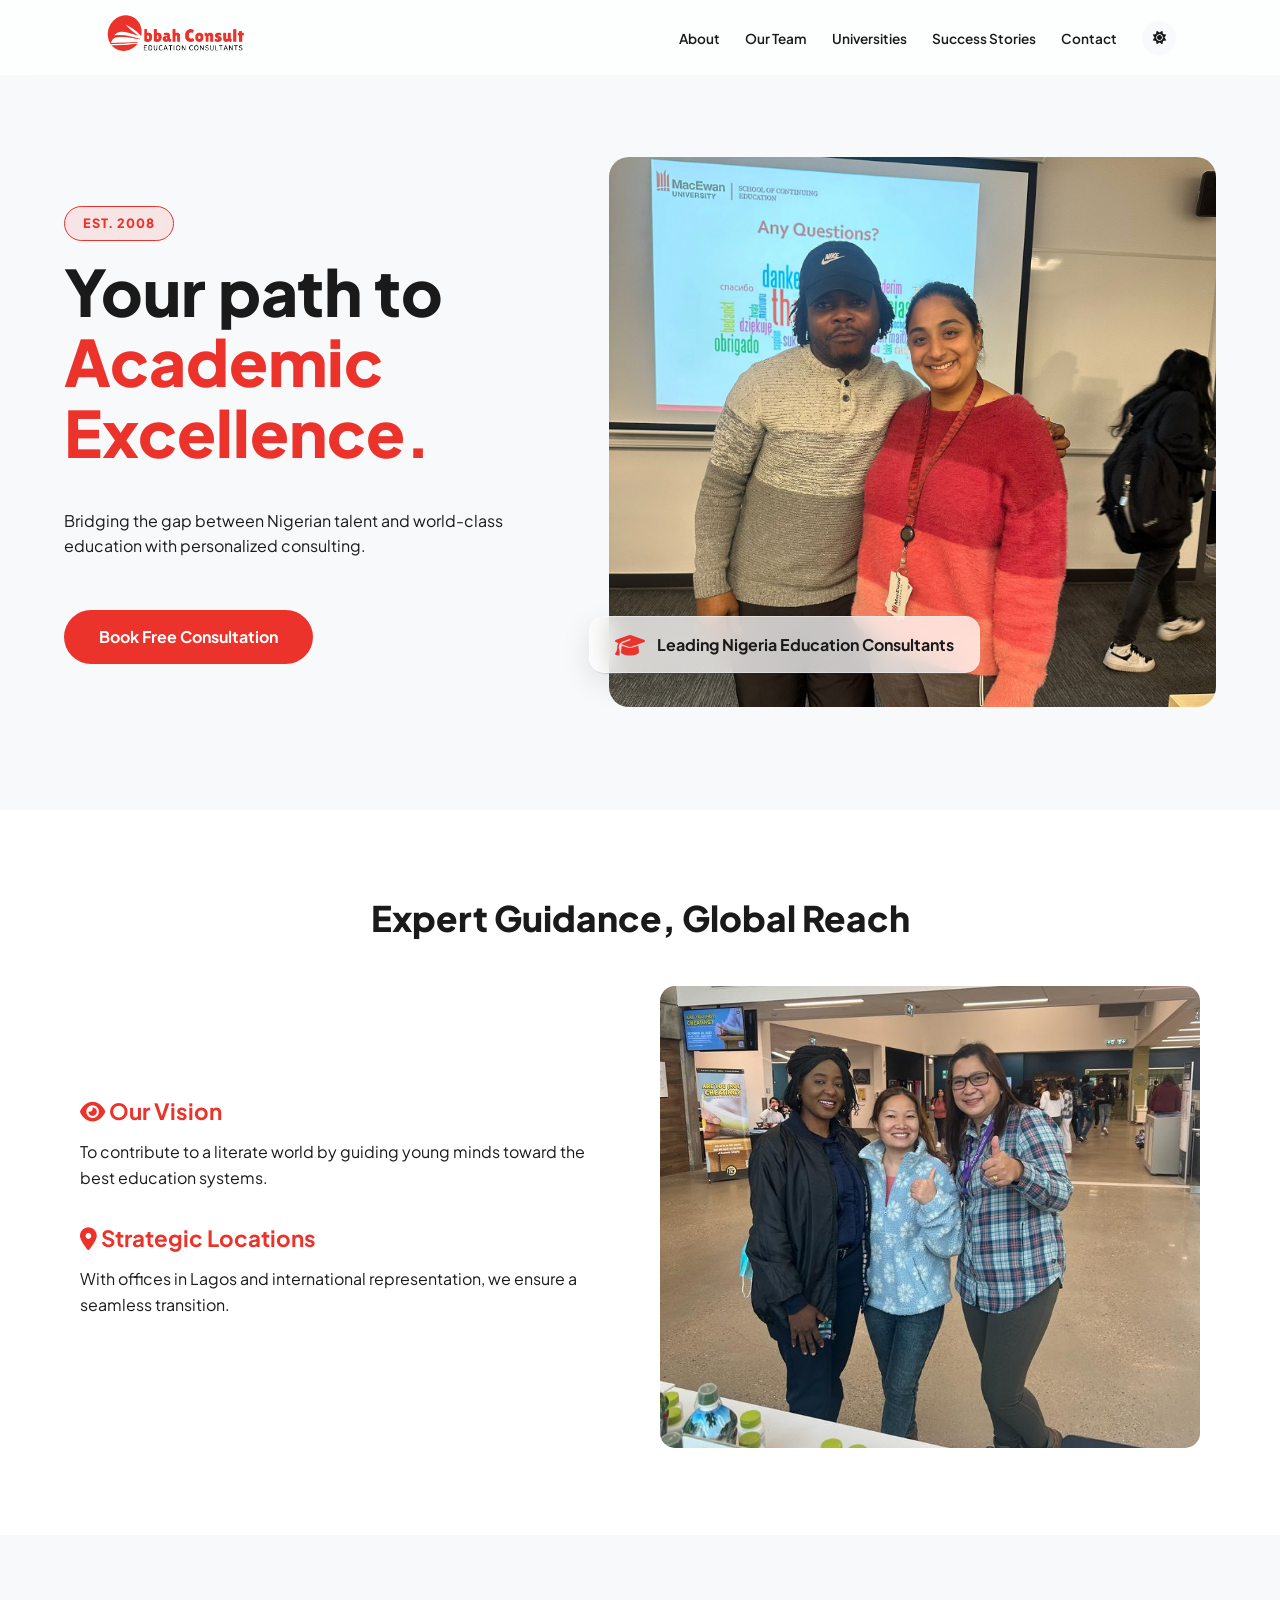
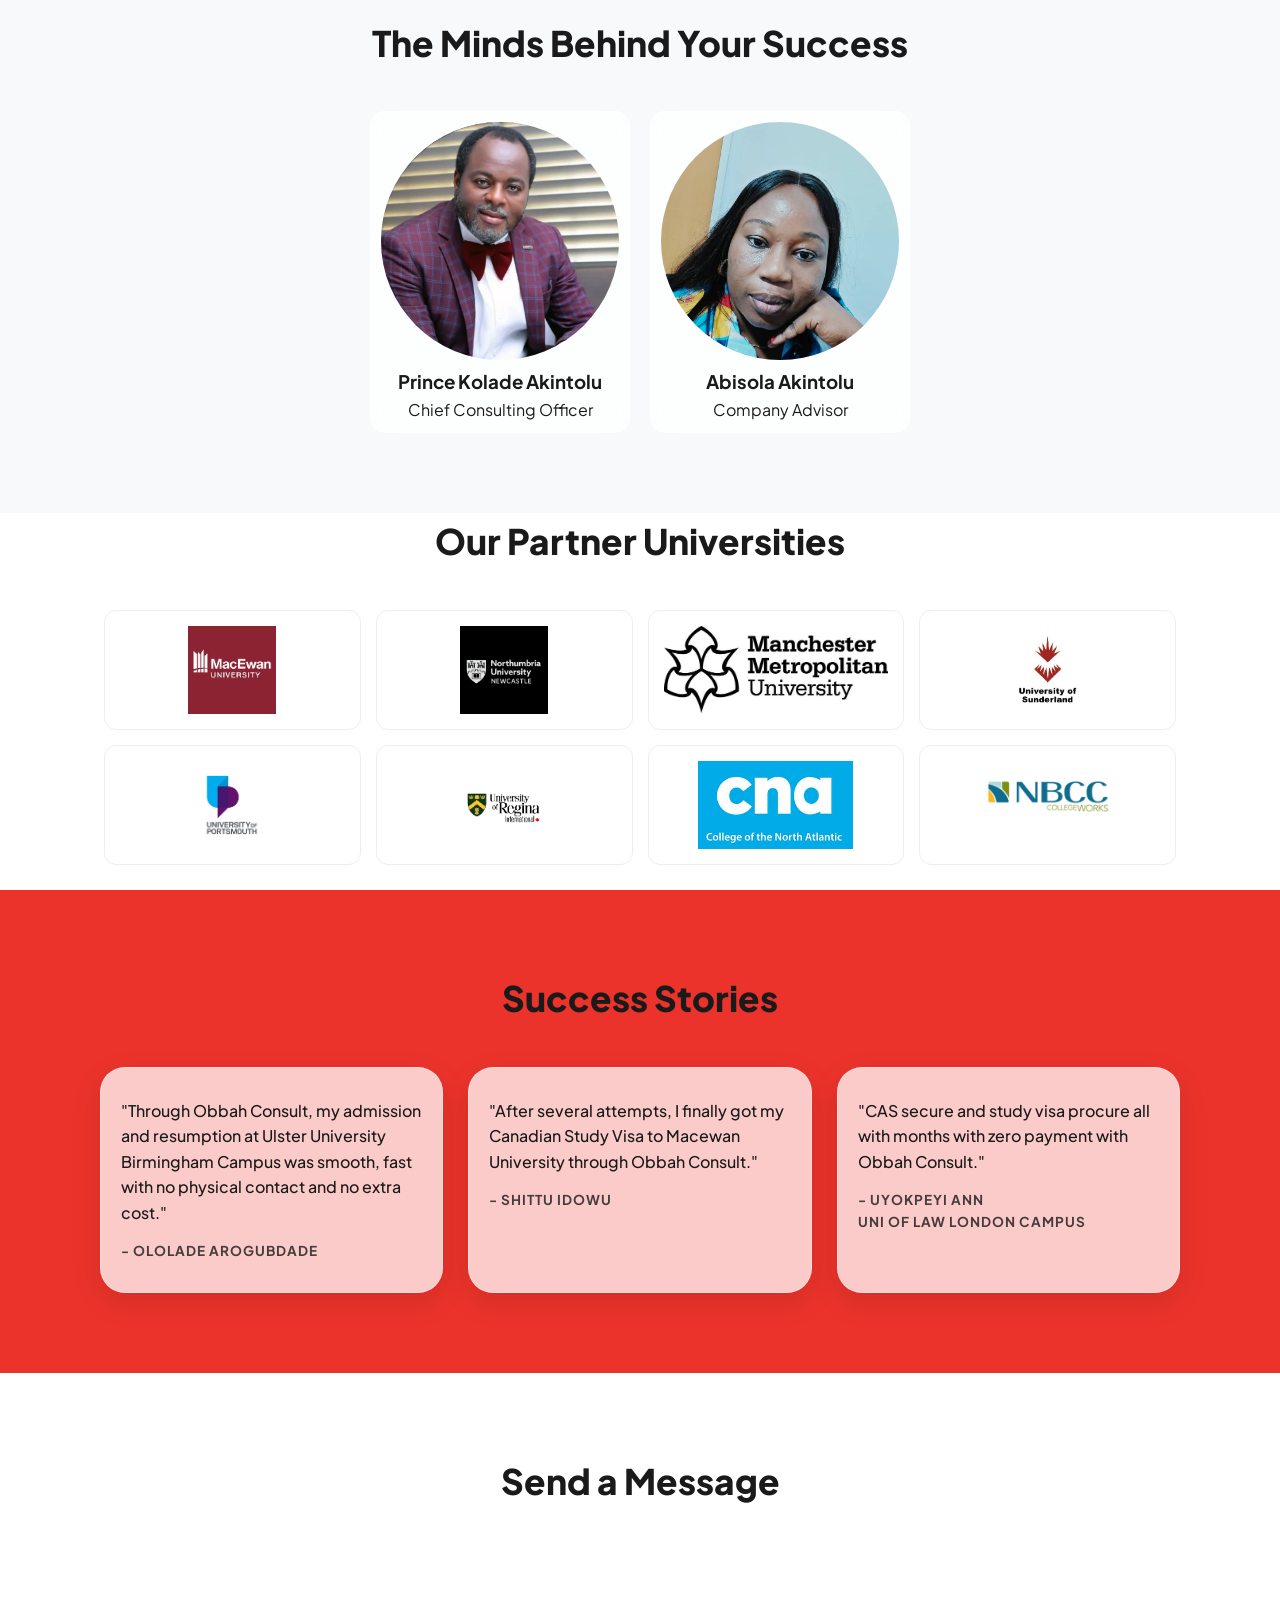
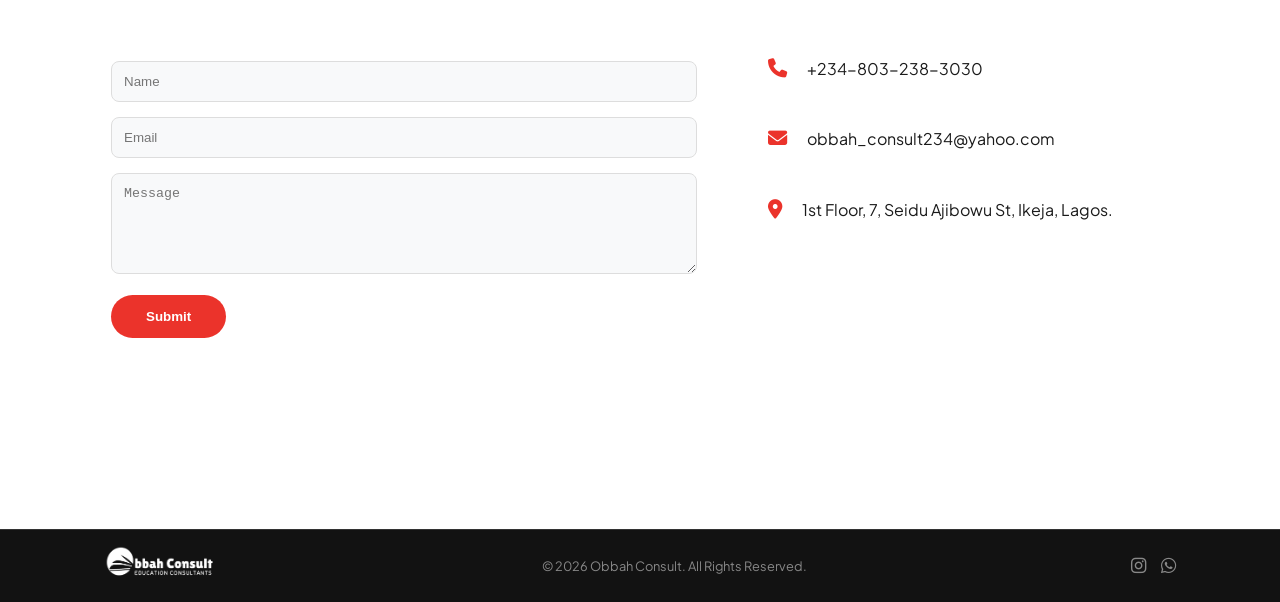
<file: index.html>
<!DOCTYPE html>
<html lang="en">
<head>
    <meta charset="UTF-8">
    <link rel="icon" href="./Untitled design.png" type="image/x-icon">
    <meta name="viewport" content="width=device-width, initial-scale=1.0">
    <title>Obbah Consult | Global Education Experts</title>
    <link rel="stylesheet" href="home.css">
    <script src="script.js" defer></script>
    <link rel="stylesheet" href="https://cdnjs.cloudflare.com/ajax/libs/font-awesome/6.4.0/css/all.min.css">
    <link href="https://fonts.googleapis.com/css2?family=Plus+Jakarta+Sans:wght@300;400;600;800&display=swap" rel="stylesheet">
</head>
<body data-theme="light">
    <header class="main-nav glass">
        <div class="container nav-wrapper">
            <a href="/" class="brand-logo">
                <img src="./bbah Consult EDUCATION CONSULTANTS.png" alt="Obbah Consult">
            </a>
            <nav class="nav-container">
                <ul class="nav-links" id="nav-links">
                    <li><a href="#about">About</a></li>
                    <li><a href="#team">Our Team</a></li>
                    <li><a href="#universities">Universities</a></li>
                    <li><a href="#stories">Success Stories</a></li>
                    <li><a href="#contact">Contact</a></li>
                    <li class="nav-theme-item">
                        <button id="theme-toggle" class="theme-switch-wrapper">
                            <div class="mode-icon">
                                <i class="fas fa-sun"></i>
                                <i class="fas fa-moon"></i>
                            </div>
                        </button>
                    </li>
                </ul>
                <div class="hamburger" id="hamburger"><span></span><span></span></div>
            </nav>
        </div>
    </header>
    <section class="hero-split">
        <div class="hero-text">
            <span class="est-badge-pill reveal">EST. 2008</span>
            <h1 class="reveal">Your path to <br><span class="text-gradient">Academic Excellence.</span></h1>
            <br>
            <p class="reveal">Bridging the gap between Nigerian talent and world-class education with personalized consulting.</p>
            <br>
            <br>
            <div class="hero-actions reveal">
                <a href="/get-started.html" class="btn-main">Book Free Consultation</a>
            </div>
        </div>
        <div class="hero-visual">
            <img src="./HP.jpg" alt="Students" class="main-hero-img reveal">
            <div class="floating-badge-split glass reveal">
                <i class="fas fa-graduation-cap"></i>
                <span>Leading Nigeria Education Consultants</span>
            </div>
        </div>
    </section>

    <section id="about" class="about-section container">
        <h2 class="section-title">Expert Guidance, Global Reach</h2>
        <div class="about-flex-container reveal">
            <div class="about-content-box">
                <div class="about-item-simple">
                    <h3><i class="fas fa-eye"></i> Our Vision</h3>
                    <p>To contribute to a literate world by guiding young minds toward the best education systems.</p>
                </div>
                <div class="about-item-simple">
                    <h3><i class="fas fa-map-marker-alt"></i> Strategic Locations</h3>
                    <p>With offices in Lagos and international representation, we ensure a seamless transition.</p>
                </div>
            </div>
            <div class="about-image-simple">
                <img src="./YY.jpg" alt="Obbah Office">
            </div>
        </div>
    </section>

    <section id="team" class="team-section">
        <div class="container">
            <h2 class="section-title">The Minds Behind Your Success</h2>
            <div class="team-grid">
                <div class="team-card reveal glass">
                    <img src="./DD.jpg" alt="Team 1">
                    <div class="team-meta"><h3>Prince Kolade Akintolu</h3><span>Chief Consulting Officer</span></div>
                </div>
                <div class="team-card reveal glass">
                    <img src="./CC.jpg" alt="Team 2">
                    <div class="team-meta"><h3>Abisola Akintolu</h3><span>Company Advisor</span></div>
                </div>
                </div>
            </div>
    </section>
<section id="universities" class="uni-section container">
    <h2 class="section-title">Our Partner Universities</h2>

    <div class="uni-fixed-grid">

        <a href="https://www.macewan.ca" target="_blank" class="uni-card-modern">
            <img src="./macewan.jpeg" alt="MacEwan">
            <div class="uni-overlay">Visit Website →</div>
        </a>

        <a href="https://www.northumbria.ac.uk" target="_blank" class="uni-card-modern">
            <img src="./PP.jpg" alt="Northumbria">
            <div class="uni-overlay">Visit Website →</div>
        </a>

        <a href="https://www.mmu.ac.uk" target="_blank" class="uni-card-modern">
            <img src="./NN.jpg" alt="MMU">
            <div class="uni-overlay">Visit Website →</div>
        </a>

        <a href="https://www.sunderland.ac.uk" target="_blank" class="uni-card-modern">
            <img src="./LL.jpeg" alt="Sunderland">
            <div class="uni-overlay">Visit Website →</div>
        </a>

        <a href="https://www.port.ac.uk" target="_blank" class="uni-card-modern">
            <img src="./UP.jpg" alt="Portsmouth">
            <div class="uni-overlay">Visit Website →</div>
        </a>

        <a href="https://www.uregina.ca" target="_blank" class="uni-card-modern">
            <img src="./UR.png" alt="Regina">
            <div class="uni-overlay">Visit Website →</div>
        </a>

        <a href="https://www.cna.nl.ca" target="_blank" class="uni-card-modern">
            <img src="./CNA.jpeg" alt="CNA">
            <div class="uni-overlay">Visit Website →</div>
        </a>

        <a href="https://nbcc.ca" target="_blank" class="uni-card-modern">
            <img src="./NBCC.jpg" alt="NBCC">
            <div class="uni-overlay">Visit Website →</div>
        </a>

    </div>
</section>
<br>
   <section id="stories" class="story-section">
    <div class="container">
        <h2 class="section-title">Success Stories</h2>
        <div class="story-grid-classic">
            <div class="story-card-classic glass reveal">
                <p>"Through Obbah Consult, my admission and resumption at Ulster University Birmingham Campus was smooth, fast with no physical contact and no extra cost."</p>
                <strong>- Ololade Arogubdade</strong>
            </div>
            <div class="story-card-classic glass reveal">
                <p>"After several attempts, I finally got my Canadian Study Visa to Macewan University through Obbah Consult."</p>
                <strong>- Shittu Idowu</strong>
            </div>
            <div class="story-card-classic glass reveal">
                <p>"CAS secure and study visa procure all with months with zero payment with Obbah Consult."</p>
                <strong>- Uyokpeyi Ann <br>
                <h4><span>Uni of Law London Campus</span></h4></strong>
            </div>
        </div>
    </div>
</section>
    <section id="contact" class="contact-section container">
        <h2 class="section-title">Send a Message</h2>
        <div class="contact-grid-classic reveal">
            <div class="contact-form-classic glass">
                <form action="https://formspree.io/f/movabdgb" method="POST">
                    <input type="text" name="name" placeholder="Name" required>
                    <input type="email" name="email" placeholder="Email" required>
                    <textarea name="message" placeholder="Message" rows="5" required></textarea>
                    <button type="submit" class="btn-main">Submit</button>
                </form>
            </div>
            <div class="contact-details-classic">
                <a href="tel:+2348032383030" class="detail-item-link">
                    <div class="detail-item">
                        <i class="fas fa-phone"></i>
                        <p>+234-803-238-3030</p>
                    </div>
                </a>
                <a href="mailto:obbah_consult234@yahoo.com" class="detail-item-link">
                    <div class="detail-item">
                        <i class="fas fa-envelope"></i>
                        <p>obbah_consult234@yahoo.com</p>
                    </div>
                </a>
                <a href="https://maps.google.com/?q=7+Seidu+Ajibowu+St+Ikeja+Lagos" target="_blank" class="detail-item-link">
                    <div class="detail-item">
                        <i class="fas fa-map-marker-alt"></i>
                        <p>1st Floor, 7, Seidu Ajibowu St, Ikeja, Lagos.</p>
                    </div>
                </a>
            </div>
        </div>
    </section>

    <footer class="footer-slim">
        <div class="container footer-flex">
            <div class="footer-col">
                <img src="./bbah Consult EDUCATION CONSULTANTS.png" alt="Logo" class="footer-logo">
            </div>
            <div class="footer-col copyright-text">
                <p>© 2026 Obbah Consult. All Rights Reserved.</p>
            </div>
            <div class="footer-col social-slim">
                <a href="https://www.instagram.com/obbahconsult_official?igshid=MWJwMDNldzJsY29sbQ=="><i class="fab fa-instagram"></i></a>
                <a href="https://wa.me/2348032383030"><i class="fab fa-whatsapp"></i></a>
            </div>
        </div>
    </footer>

    <button class="scroll-top-btn" id="scrollTopBtn"><i class="fas fa-arrow-up"></i></button>
</body>
</html>
</file>
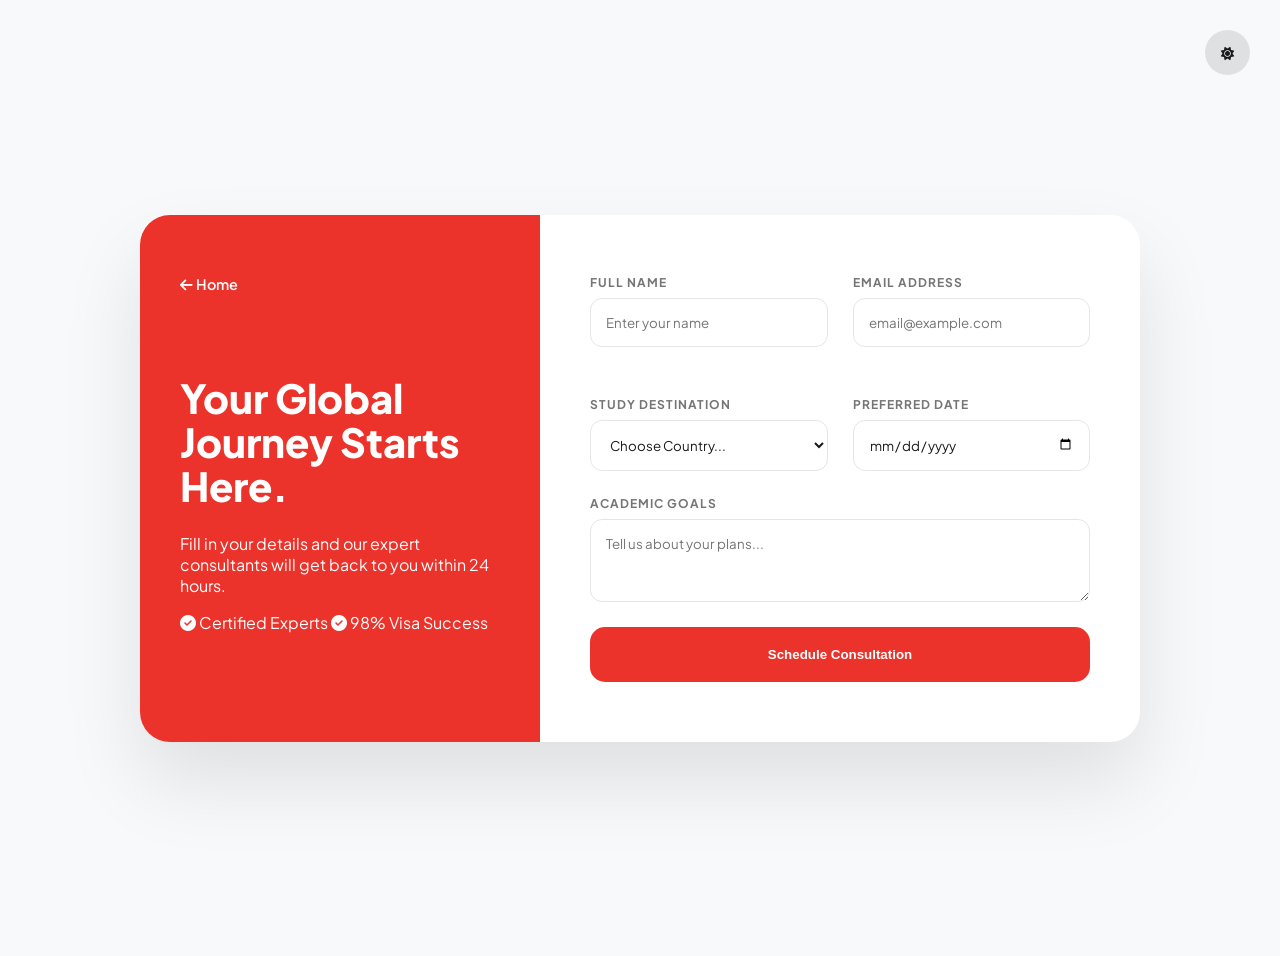
<file: get-started.html>
<!DOCTYPE html>
<html lang="en">
<head>
    <meta charset="UTF-8">
    <link rel="icon" href="./Untitled design.png" type="image/x-icon">
    <meta name="viewport" content="width=device-width, initial-scale=1.0">
    <title>Begin Your Journey | Obbah Consult</title>
    <link rel="stylesheet" href="get-started.css">
    <script src="script.js" defer></script>
    <link rel="stylesheet" href="https://cdnjs.cloudflare.com/ajax/libs/font-awesome/6.4.0/css/all.min.css">
    <link href="https://fonts.googleapis.com/css2?family=Plus+Jakarta+Sans:wght@400;600;800&display=swap" rel="stylesheet">
</head>
<body data-theme="light">
    <div class="booking-controls">
        <button id="theme-toggle" class="theme-switch-wrapper">
            <div class="mode-icon">
                <i class="fas fa-sun"></i>
                <i class="fas fa-moon"></i>
            </div>
        </button>
    </div>
    <div class="booking-container glass">
        <div class="booking-sidebar">
            <a href="/" class="back-btn"><i class="fas fa-arrow-left"></i> Home</a>
            <div class="sidebar-content">
                <h2>Your Global <br>Journey Starts Here.</h2>
                <p>Fill in your details and our expert consultants will get back to you within 24 hours.</p>
                <div class="sidebar-footer">
                    <span><i class="fas fa-check-circle"></i> Certified Experts</span>
                    <span><i class="fas fa-check-circle"></i> 98% Visa Success</span>
                </div>
            </div>
        </div>
        <div class="booking-form-area">
            <form id="consult-form" action="https://formspree.io/f/movabdgb" method="POST">
                <div class="input-grid">
                    <div class="field">
                        <label>Full Name</label>
                        <input type="text" name="name" placeholder="Enter your name" required>
                    </div>
                    <div class="field">
                        <label>Email Address</label>
                        <input type="email" name="email" placeholder="email@example.com" required>
                    </div>
                    <div class="field">
                        <label>Study Destination</label>
                        <select name="country" required>
                            <option value="">Choose Country...</option>
                            <option value="Canada">Canada</option>
                            <option value="UK">United Kingdom</option>
                            <option value="USA">USA</option>
                            <option value="Europe">Europe</option>
                            <option value="Others">Others</option>
                        </select>
                    </div>
                    <div class="field">
                        <label>Preferred Date</label>
                        <input type="date" id="preferred-date" name="date" required>
                    </div>
                </div>
                <div class="field">
                    <label>Academic Goals</label>
                    <textarea name="message" rows="3" placeholder="Tell us about your plans..."></textarea>
                </div>
                <button type="submit" class="submit-btn">Schedule Consultation</button>
            </form>
        </div>
    </div>
</body>
</html>
</file>
<file: home.css>
:root {
    --primary: #EB332B;
    --dark: #121212;
    --light: #ffffff;
    --bg-alt: #f8f9fa;
    --text: #1a1a1a;
    --glass: rgba(255, 255, 255, 0.75);
    --glass-border: rgba(255, 255, 255, 0.4);
}

[data-theme="dark"] {
    --light: #0d0d0d;
    --text: #f0f0f0;
    --bg-alt: #161616;
    --glass: rgba(0, 0, 0, 0.7);
    --glass-border: rgba(255, 255, 255, 0.1);
}

* { margin: 0; padding: 0; box-sizing: border-box; }
html { scroll-behavior: smooth; }
body { font-family: 'Plus Jakarta Sans', sans-serif; background: var(--light); color: var(--text); line-height: 1.6; overflow-x: hidden; }

.container { max-width: 1200px; margin: 0 auto; padding: 0 5%; }
.glass { background: var(--glass); backdrop-filter: blur(12px); -webkit-backdrop-filter: blur(12px); border: 1px solid var(--glass-border); }

.main-nav { position: fixed; top: 0; width: 100%; height: 75px; z-index: 2000; display: flex; align-items: center; }
.nav-wrapper { display: flex; justify-content: space-between; align-items: center; width: 100%; }
.brand-logo img { height: 45px; }
.nav-links { display: flex; list-style: none; gap: 25px; align-items: center; }
.nav-links a { text-decoration: none; color: var(--text); font-weight: 600; font-size: 0.85rem; }

.theme-switch-wrapper { background: var(--bg-alt); border: none; width: 34px; height: 34px; border-radius: 50%; cursor: pointer; overflow: hidden; position: relative; }
.mode-icon { display: flex; flex-direction: column; transition: 0.4s; height: 68px; align-items: center; justify-content: space-around; color: var(--text); }
[data-theme="dark"] .mode-icon { transform: translateY(-34px); }

.hero-split { display: flex; min-height: 90vh; align-items: center; padding: 100px 5% 40px; background: var(--bg-alt); gap: 40px; flex-wrap: wrap; }
.hero-text { flex: 1; min-width: 320px; }
.hero-text h1 { font-size: clamp(2.2rem, 5vw, 4rem); font-weight: 800; line-height: 1.1; margin: 15px 0; }
.text-gradient { color: var(--primary); }

.est-badge-pill { 
    display: inline-block;
    background: rgba(235, 51, 43, 0.1);
    color: var(--primary);
    padding: 6px 18px;
    border-radius: 50px;
    font-weight: 800;
    font-size: 0.8rem;
    letter-spacing: 1px;
    border: 1px solid var(--primary);
}

.hero-visual { flex: 1.2; min-width: 320px; position: relative; }
.main-hero-img { width: 100%; border-radius: 20px; object-fit: cover; height: 550px; }

.floating-badge-split { 
    position: absolute; 
    bottom: 40px; 
    left: -20px; 
    padding: 15px 25px; 
    border-radius: 15px; 
    font-weight: 700; 
    color: var(--text);
    box-shadow: 0 10px 30px rgba(0,0,0,0.1);
    display: flex;
    align-items: center;
    gap: 12px;
}
.floating-badge-split i { color: var(--primary); font-size: 1.5rem; }

.about-section { padding: 80px 40px; }
.about-flex-container { display: flex; gap: 40px; align-items: center; flex-wrap: wrap; }
.about-content-box { flex: 1; min-width: 300px; }
.about-item-simple { margin-bottom: 30px; }
.about-item-simple h3 { color: var(--primary); margin-bottom: 10px; font-size: 1.4rem; }
.about-image-simple { flex: 1; min-width: 300px; }
.about-image-simple img { width: 100%; border-radius: 15px; }


.team-section { padding: 80px 0; background: var(--bg-alt); }
.team-grid {
    display: grid;
    grid-template-columns: repeat(auto-fit, minmax(200px, 260px));
    justify-content: center;
    gap: 20px;
}
.team-card { padding: 10px; border-radius: 15px; text-align: center; font-size: medium; }
.team-card img {
    width: 100%;
    aspect-ratio: 1 / 1;
    object-fit: cover;
    border-radius: 50%;
}

.uni-fixed-grid {
    display: grid; 
    grid-template-columns: repeat(4, 1fr); 
    grid-template-rows: repeat(2, 1fr); 
    gap: 15px; margin-top: 30px; 
}
.uni-card-modern {
    position: relative;
    background: white;
    height: 120px;
    display: flex;
    align-items: center;
    justify-content: center;
    border-radius: 12px;
    border: 1px solid #eee;
    padding: 15px;
    overflow: hidden;
    cursor: pointer;
    transition: transform 0.3s ease, box-shadow 0.3s ease;
}
.uni-card-modern:hover {
    transform: translateY(-5px);
    box-shadow: 0 10px 25px rgba(0,0,0,0.1);
    transition: opacity 0.3s ease;
}

.uni-card-modern img {
    max-width: 100%;
    max-height: 100%;
    object-fit: contain;
}

.uni-overlay {
    position: absolute;
    bottom: 0;
    left: 0;
    right: 0;
    background: rgba(0,0,0,0.7);
    color: white;
    text-align: center;
    padding: 8px;
    font-size: 14px;
    opacity: 0;
    transition: opacity 0.3s ease;
}

.uni-card-modern:hover .uni-overlay {
    opacity: 1;
}

.story-section { 
    padding: 80px 40px; 
    background: var(--primary); 
    color: var(--text); 
    transition: color 0.3s ease;
}

.story-grid-classic { 
    display: grid; 
    grid-template-columns: repeat(auto-fit, minmax(250px, 1fr)); 
    gap: 25px; 
}

.story-card-classic { 
    padding: 30px 20px; 
    border-radius: 25px; 
    background: var(--glass); 
    border: 1px solid var(--glass-border); 
    box-shadow: 0 10px 30px rgba(0, 0, 0, 0.1);
}

.story-card-classic p {
    font-weight: 500;
}

.story-card-classic strong { 
    display: block; 
    margin-top: 15px; 
    font-size: 0.85rem; 
    letter-spacing: 1px; 
    text-transform: uppercase;
    color: var(--text);
    opacity: 0.8;
}

.contact-section { padding: 80px 0; }
.contact-grid-classic { display: grid; grid-template-columns: 1.5fr 1fr; gap: 40px;  padding: 80px 40px; }
.contact-form-classic { padding: 30px; border-radius: 20px; }
.contact-form-classic input, .contact-form-classic textarea { 
    width: 100%; padding: 12px; margin-bottom: 15px; border-radius: 8px; border: 1px solid #ddd; background: var(--bg-alt); color: var(--text);
}
.detail-item-link { text-decoration: none; color: inherit; display: block; transition: 0.3s; }
.detail-item-link:hover { transform: translateX(10px); color: var(--primary); }
.contact-details-classic .detail-item { display: flex; align-items: center; gap: 20px; margin-bottom: 45px; margin-top: 26px; }
.detail-item i { font-size: 1.2rem; color: var(--primary); }


.footer-slim { background: var(--dark); color: white; padding: 15px 0; border-top: 1px solid #333; }
.footer-flex { display: flex; justify-content: space-between; align-items: center; flex-wrap: wrap; }
.footer-logo { height: 35px; filter: brightness(0) invert(1); }
.copyright-text p { font-size: 0.8rem; color: #888; }
.social-slim { display: flex; gap: 15px; }
.social-slim i { font-size: 1.1rem; color: #888; transition: 0.3s; }
.social-slim i:hover { color: var(--primary); }


@media (max-width: 1024px) {
    .uni-fixed-grid { grid-template-columns: repeat(2, 1fr); }
    .contact-grid-classic { grid-template-columns: 1fr; }
}
@media (max-width: 768px) {
    .main-hero-img { height: 380px; }
    .floating-badge-split { left: 10px; width: 90%; }
    .nav-links { position: fixed; top: 75px; left: -100%; width: 100%; height: calc(100vh - 75px); background: var(--light); flex-direction: column; padding: 40px; transition: 0.4s; }
    .nav-links.active { left: 0; }
    .hamburger { display: flex; flex-direction: column; gap: 5px; cursor: pointer; }
    .hamburger span { width: 25px; height: 2px; background: var(--text); }
}

.section-title { font-size: 2.2rem; text-align: center; margin-bottom: 40px; font-weight: 800; }
.btn-main { background: var(--primary); color: white; padding: 14px 35px; border-radius: 50px; text-decoration: none; font-weight: bold; border: none; cursor: pointer; display: inline-block; }
.reveal { opacity: 0; transform: translateY(20px); transition: 0.6s ease-out; }
.reveal.active { opacity: 1; transform: translateY(0); }
.scroll-top-btn { position: fixed; bottom: 20px; right: 20px; background: var(--primary); color: white; border: none; width: 40px; height: 40px; border-radius: 50%; cursor: pointer; opacity: 0; visibility: hidden; transition: 0.3s; z-index: 1000; }
.scroll-top-btn.show { opacity: 1; visibility: visible; }
</file>
<file: get-started.css>
:root {
    --primary: #EB332B;
    --dark: #0d0d0d;
    --light: #ffffff;
    --text: #1a1a1a;
    --bg: #f8f9fa;
}

[data-theme="dark"] {
    --bg: #0d0d0d;
    --light: #161616;
    --text: #bbbbbb;
}

body { 
    font-family: 'Plus Jakarta Sans', sans-serif; 
    background: var(--bg); 
    color: var(--text); 
    display: flex; 
    align-items: center; 
    justify-content: center; 
    min-height: 100vh; 
    padding: 20px; 
    transition: background 0.3s;
}

.booking-controls { position: absolute; top: 30px; right: 30px; }
.theme-switch-wrapper { background: rgba(0,0,0,0.1); border: none; width: 45px; height: 45px; border-radius: 50%; cursor: pointer; overflow: hidden; }
.mode-icon { display: flex; flex-direction: column; transition: 0.4s; height: 90px; align-items: center; justify-content: space-around; color: var(--text); }
[data-theme="dark"] .mode-icon { transform: translateY(-45px); }

.booking-container { 
    background: var(--light); 
    width: 100%; 
    max-width: 1000px; 
    display: flex; 
    border-radius: 30px; 
    overflow: hidden; 
    box-shadow: 0 40px 80px rgba(0,0,0,0.1);
    flex-wrap: wrap;
}

.booking-sidebar { 
    background: var(--primary); 
    color: white; 
    padding: 60px 40px; 
    flex: 1; 
    min-width: 320px;
    display: flex;
    flex-direction: column;
}

.back-btn { color: white; text-decoration: none; font-weight: 600; margin-bottom: 50px; display: block; font-size: 0.9rem; }
.sidebar-content h2 { font-size: 2.5rem; line-height: 1.1; margin-bottom: 25px; font-weight: 800; }
.trust-icons { margin-top: auto; display: flex; flex-direction: column; gap: 15px; font-size: 0.85rem; opacity: 0.9; padding-top: 40px;}

.booking-form-area { padding: 60px 50px; flex: 1.6; min-width: 320px; }
.input-grid { display: grid; grid-template-columns: repeat(auto-fit, minmax(220px, 1fr)); gap: 25px; }
.field { display: flex; flex-direction: column; gap: 8px; margin-bottom: 25px; }
.field label { font-weight: 700; font-size: 0.75rem; text-transform: uppercase; color: var(--text); opacity: 0.6; letter-spacing: 1px; }
.field input, .field select, .field textarea { 
    padding: 15px; 
    border: 1px solid rgba(0,0,0,0.1); 
    border-radius: 12px; 
    background: transparent; 
    color: var(--text); 
    font-family: inherit;
}

[data-theme="dark"] .field input, [data-theme="dark"] .field select, [data-theme="dark"] .field textarea { border-color: #333; }

.submit-btn { 
    width: 100%; 
    padding: 20px; 
    background: var(--primary); 
    color: white; 
    border: none; 
    border-radius: 15px; 
    font-weight: 800; 
    cursor: pointer; 
    transition: 0.3s;
}

@media (max-width: 768px) {
    .booking-sidebar, .booking-form-area { padding: 40px 30px; }
    .sidebar-content h2 { font-size: 2rem; }
}
</file>
